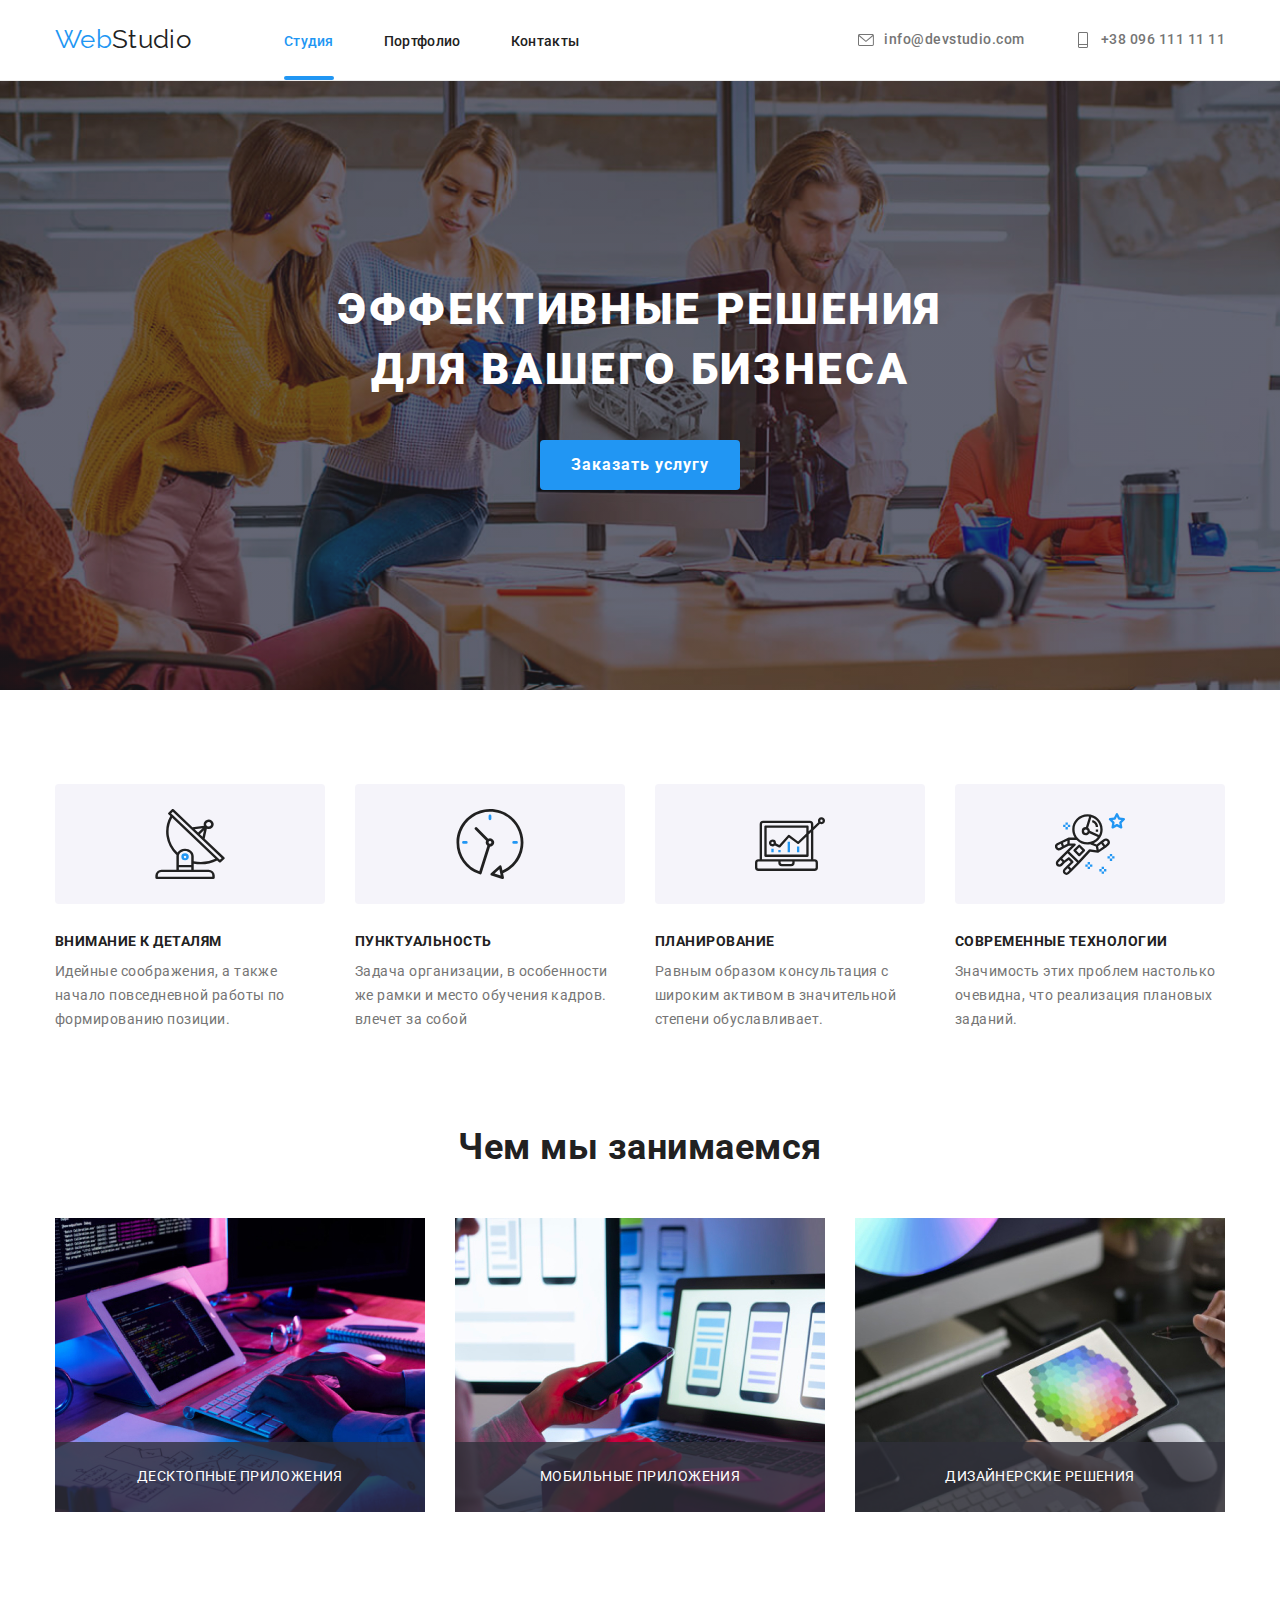
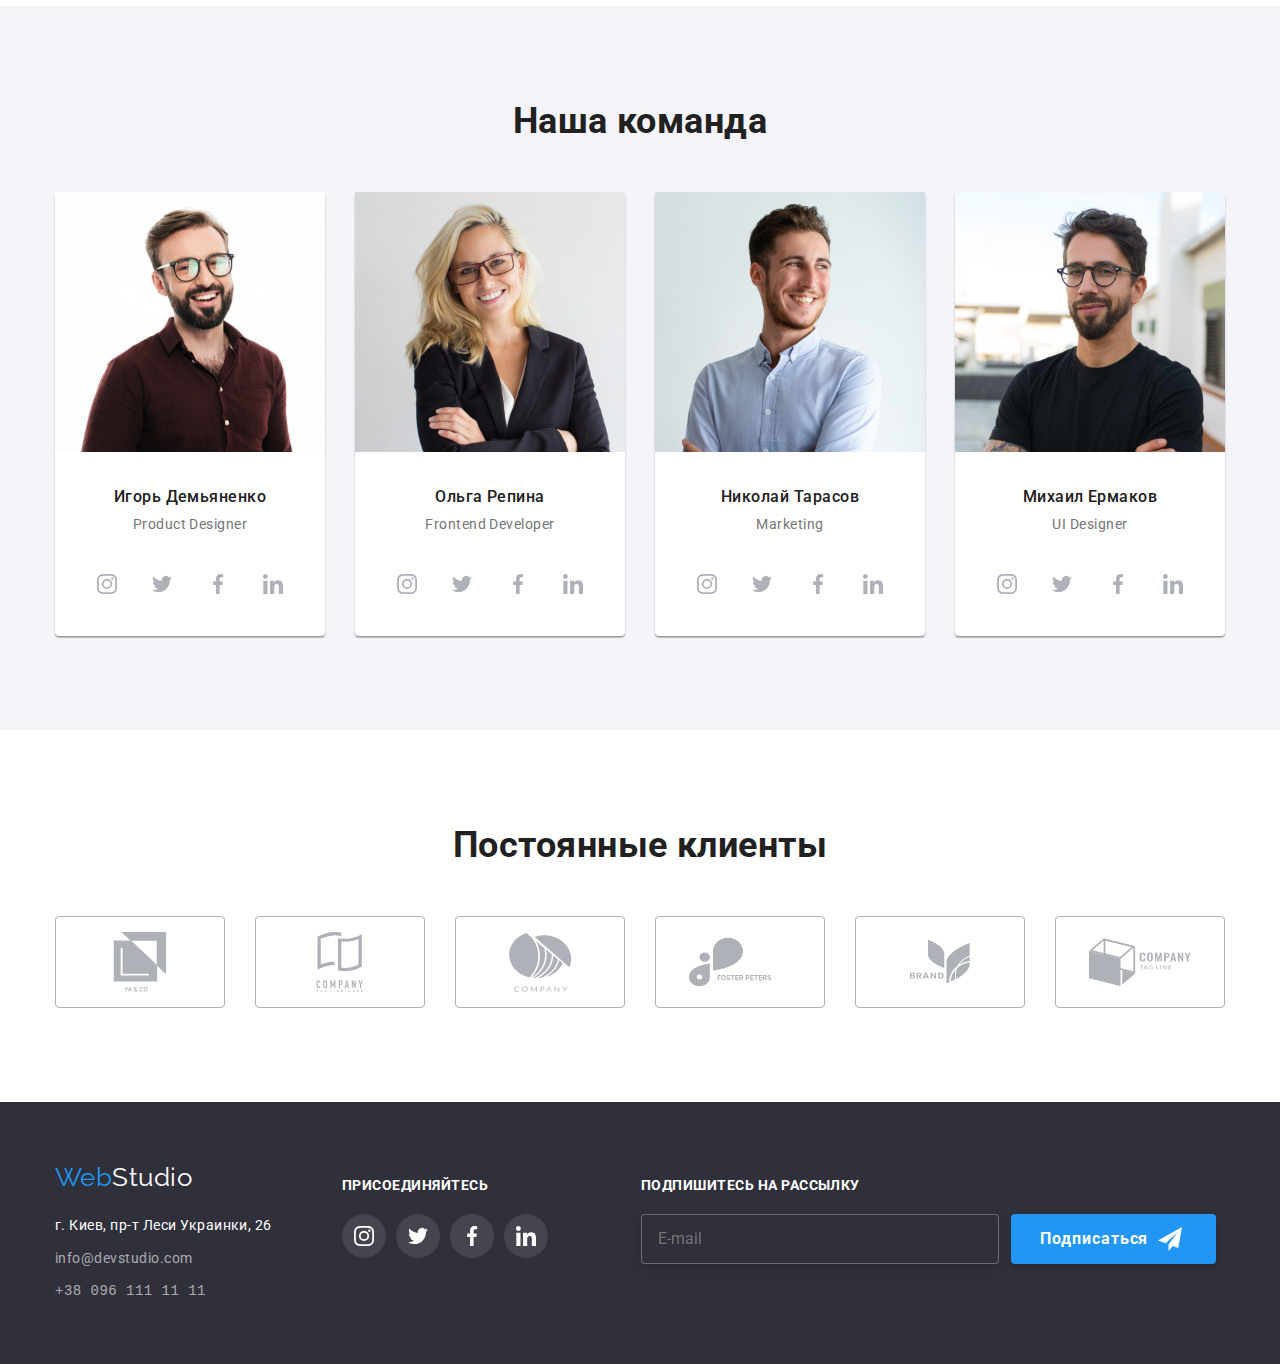
<file: index.html>
<!DOCTYPE html>
<html lang="en">
  <head>
    <meta charset="UTF-8" />
    <meta http-equiv="X-UA-Compatible" content="IE=edge" />
    <meta name="viewport" content="width=device-width, initial-scale=1.0" />
    <link rel="preconnect" href="https://fonts.googleapis.com" />
    <link rel="preconnect" href="https://fonts.gstatic.com" crossorigin />
    <link
      href="https://fonts.googleapis.com/css2?family=Raleway:wght@700&family=Roboto:wght@400;500;700;900&display=swap"
      rel="stylesheet"
    />
    <title>WebStudio</title>
    <link rel="stylesheet" href="./css/main.min.css" />
  </head>
  <body>
    <!--TOP LINE (Header )-->
    <header class="header">
      <div class="container container--header">
        <nav class="header__nav">
          <a
            class="logo"
            href="https://alex-nik-vel.github.io/goit-markup-hw-07/"
          >
            <span class="logo--web">Web</span>Studio
          </a>
          <ul class="list-ul nav-site">
            <li class="nav-site__item">
              <a class="nav-site__link current" href="./index.html">Студия</a>
            </li>
            <li class="nav-site__item">
              <a class="nav-site__link" href="./portfolio.html">Портфолио</a>
            </li>
            <li class="nav-site__item">
              <a class="nav-site__link" href="">Контакты</a>
            </li>
          </ul>
        </nav>
        <div class="nav-contacts list-ul">
          <a class="nav-contacts__mailphone" href="mailto:info@devstudio.com">
            <svg class="nav-contacts__icon">
              <use href="./svg/symbol-defs.svg#icon-letter"></use>
            </svg>
            info@devstudio.com
          </a>
          <a class="nav-contacts__mailphone" href="tel:+38-096-111-11-11">
            <svg class="nav-contacts__icon">
              <use href="./svg/symbol-defs.svg#icon-phone"></use>
            </svg>
            +38 096 111 11 11</a
          >
        </div>
      </div>
    </header>
    <!--MAIN-->
    <main>
      <!-- HERO -->
      <section class="section section-hero">
        <h1 class="title--hero">Эффективные решения для вашего бизнеса</h1>
        <button class="button button-hero" data-modal-open type="button">
          Заказать услугу
        </button>
      </section>
      <!-- MODAL -->
      <div class="backdrop is-hidden" data-modal>
        <div class="modal">
          <button class="button button-close" data-modal-close>
            <svg class="button-close__icon">
              <use href="./svg/symbol-defs.svg#icon-btn-close"></use>
            </svg>
          </button>
          <form class="form">
            <div class="form__field">
              <b class="form__caption"
                >Оставьте свои данные, мы вам перезвоним</b
              >
              <label class="form__label--bottom" for="name">Имя</label>
              <div class="form__label">
                <input class="form__input" type="text" name="name" />
                <svg class="form__icon">
                  <use href="./svg/symbol-defs.svg#icon-user"></use>
                </svg>
              </div>
            </div>
            <div class="form__field">
              <label class="form__label--bottom" for="tel">Телефон</label>
              <div class="form__label">
                <input class="form__input" type="phone" name="phone" />
                <svg class="form__icon">
                  <use href="./svg/symbol-defs.svg#icon-phone2"></use>
                </svg>
              </div>
            </div>
            <div class="form__field">
              <label class="form__label--bottom" for="email">Почта</label>
              <div class="form__label">
                <input class="form__input" type="email" name="email" />
                <svg class="form__icon">
                  <use href="./svg/symbol-defs.svg#icon-letter2"></use>
                </svg>
              </div>
            </div>

            <div class="form__field">
              <label class="form__label--bottom" for="comment">
                Коментарий</label
              >
              <textarea
                class="form__textarea"
                name="comment"
                id="comment"
                cols="30"
                rows="5"
                placeholder="Введите текст"
              ></textarea>
            </div>

            <div class="check">
              <label class="check__label">
                <input class="check__input" type="checkbox" name="" />
                <svg class="check__icon">
                  <use href="./svg/symbol-defs.svg#icon-checkmark"></use>
                </svg>
                <span class="check__text">
                  Соглашаюсь с рассылкой и принимаю
                  <a href=" " class="check__text--agree">Условия договора</a>
                </span>
              </label>
            </div>
            <button class="button button-form" type="submit">Отправить</button>
          </form>
        </div>
      </div>

      <!--specialty (особенности)-->
      <section class="section">
        <div class="container">
          <ul class="list-ul specialty">
            <li class="specialty__item Groupantena">
              <h3 class="title title--specialty">Внимание к деталям</h3>
              <p class="specialty__desc">
                Идейные соображения, а также начало повседневной работы по
                формированию позиции.
              </p>
            </li>
            <li class="specialty__item clock">
              <h3 class="title title--specialty">Пунктуальность</h3>
              <p class="specialty__desc">
                Задача организации, в особенности же рамки и место обучения
                кадров. влечет за собой
              </p>
            </li>
            <li class="specialty__item diagram">
              <h3 class="title title--specialty">Планирование</h3>
              <p class="specialty__desc">
                Равным образом консультация с широким активом в значительной
                степени обуславливает.
              </p>
            </li>
            <li class="specialty__item astronaut">
              <h3 class="title title--specialty">Современные технологии</h3>
              <p class="specialty__desc">
                Значимость этих проблем настолько очевидна, что реализация
                плановых заданий.
              </p>
            </li>
          </ul>
        </div>
      </section>

      <!--What are we doing-->
      <section class="section--do">
        <div class="container">
          <h2 class="title title--do">Чем мы занимаемся</h2>
          <ul class="doing list-ul">
            <li class="doing__item">
              <img
                class="doing__img"
                src="img/our_work/img-1.jpg"
                alt="Пишим код"
                width="370"
                height="294"
              />
              <p class="doing__desc">Десктопные приложения</p>
            </li>
            <li class="doing__item">
              <img
                class="doing__img"
                src="img/our_work/img-2.jpg"
                alt="Синхронизация с тел."
                width="370"
                height="294"
              />
              <p class="doing__desc">Мобильные приложения</p>
            </li>
            <li class="doing__item">
              <img
                class="doing__img"
                src="img/our_work/img-3.jpg"
                alt="палитра цветов"
                width="370"
                height="294"
              />
              <p class="doing__desc">Дизайнерские решения</p>
            </li>
          </ul>
        </div>
      </section>
      <!--our team-->
      <section class="section section--team">
        <div class="container">
          <h2 class="title title--teams">Наша команда</h2>
          <ul class="list-ul">
            <li class="card">
              <img
                src="img/Our_Team/imgIgor.jpg"
                alt="Игорь Демьяненко"
                width="270"
                height="260"
              />
              <div class="card__desk">
                <h3 class="title title--card">Игорь Демьяненко</h3>
                <p class="card__specialization">Product Designer</p>
              </div>
              <!-- socials -->
              <ul class="list-ul socials">
                <li>
                  <a class="socials__link" href="https://www.instagram.com/">
                    <svg class="socials__icon">
                      <use href="./svg/symbol-defs.svg#icon-instagram-2"></use>
                    </svg>
                  </a>
                </li>
                <li>
                  <a class="socials__link" href="https://twitter.com/">
                    <svg class="socials__icon">
                      <use href="./svg/symbol-defs.svg#icon-twitter-1"></use>
                    </svg>
                  </a>
                </li>
                <li>
                  <a class="socials__link" href="https://www.facebook.com/">
                    <svg class="socials__icon">
                      <use href="./svg/symbol-defs.svg#icon-facebook-1"></use>
                    </svg>
                  </a>
                </li>
                <li>
                  <a class="socials__link" href="https://ua.linkedin.com/">
                    <svg class="socials__icon">
                      <use href="./svg/symbol-defs.svg#icon-linkedin-1"></use>
                    </svg>
                  </a>
                </li>
              </ul>
            </li>
            <li class="card">
              <img
                src="img/Our_Team/imgOlga.jpg"
                alt="Ольга Репина"
                width="270"
                height="260"
              />
              <div class="card__desk">
                <h3 class="title title--card">Ольга Репина</h3>
                <p class="card__specialization">Frontend Developer</p>
              </div>
              <ul class="list-ul socials">
                <li>
                  <a class="socials__link" href="https://www.instagram.com/">
                    <svg class="socials__icon">
                      <use href="./svg/symbol-defs.svg#icon-instagram-2"></use>
                    </svg>
                  </a>
                </li>
                <li>
                  <a class="socials__link" href="https://twitter.com/">
                    <svg class="socials__icon">
                      <use href="./svg/symbol-defs.svg#icon-twitter-1"></use>
                    </svg>
                  </a>
                </li>
                <li>
                  <a class="socials__link" href="https://www.facebook.com/">
                    <svg class="socials__icon">
                      <use href="./svg/symbol-defs.svg#icon-facebook-1"></use>
                    </svg>
                  </a>
                </li>
                <li>
                  <a class="socials__link" href="https://ua.linkedin.com/">
                    <svg class="socials__icon">
                      <use href="./svg/symbol-defs.svg#icon-linkedin-1"></use>
                    </svg>
                  </a>
                </li>
              </ul>
            </li>

            <li class="card">
              <img
                src="img/Our_Team/imgHikola.jpg"
                alt="Николай Тарасов"
                width="270"
                height="260"
              />
              <div class="card__desk">
                <h3 class="title title--card">Николай Тарасов</h3>
                <p class="card__specialization">Marketing</p>
              </div>
              <ul class="list-ul socials">
                <li>
                  <a class="socials__link" href="https://www.instagram.com/">
                    <svg class="socials__icon">
                      <use href="./svg/symbol-defs.svg#icon-instagram-2"></use>
                    </svg>
                  </a>
                </li>
                <li>
                  <a class="socials__link" href="https://twitter.com/">
                    <svg class="socials__icon">
                      <use href="./svg/symbol-defs.svg#icon-twitter-1"></use>
                    </svg>
                  </a>
                </li>
                <li>
                  <a class="socials__link" href="https://www.facebook.com/">
                    <svg class="socials__icon">
                      <use href="./svg/symbol-defs.svg#icon-facebook-1"></use>
                    </svg>
                  </a>
                </li>
                <li>
                  <a class="socials__link" href="https://ua.linkedin.com/">
                    <svg class="socials__icon">
                      <use href="./svg/symbol-defs.svg#icon-linkedin-1"></use>
                    </svg>
                  </a>
                </li>
              </ul>
            </li>

            <li class="card">
              <img
                src="img/Our_Team/imgMikl.jpg"
                alt="Михаил Ермаков"
                width="270"
                height="260"
              />
              <div class="card__desk">
                <h3 class="title title--card">Михаил Ермаков</h3>
                <p class="card__specialization">UI Designer</p>
              </div>
              <ul class="list-ul socials">
                <li>
                  <a class="socials__link" href="https://www.instagram.com/">
                    <svg class="socials__icon">
                      <use href="./svg/symbol-defs.svg#icon-instagram-2"></use>
                    </svg>
                  </a>
                </li>
                <li>
                  <a class="socials__link" href="https://twitter.com/">
                    <svg class="socials__icon">
                      <use href="./svg/symbol-defs.svg#icon-twitter-1"></use>
                    </svg>
                  </a>
                </li>
                <li>
                  <a class="socials__link" href="https://www.facebook.com/">
                    <svg class="socials__icon">
                      <use href="./svg/symbol-defs.svg#icon-facebook-1"></use>
                    </svg>
                  </a>
                </li>
                <li>
                  <a class="socials__link" href="https://ua.linkedin.com/">
                    <svg class="socials__icon" height="20" width="20">
                      <use href="./svg/symbol-defs.svg#icon-linkedin-1"></use>
                    </svg>
                  </a>
                </li>
              </ul>
            </li>
          </ul>
        </div>
      </section>
      <!-- ___section clients___ -->
      <section class="section">
        <div class="container">
          <h2 class="title title--client">Постоянные клиенты</h2>
          <ul class="list-ul client">
            <li>
              <a class="client__link" href="">
                <svg class="client__icon" height="60" width="102">
                  <use href="./svg/symbol-defs.svg#icon-ya-co"></use>
                </svg>
              </a>
            </li>
            <li>
              <a class="client__link" href=" ">
                <svg class="client__icon" height="60" width="102">
                  <use href="./svg/symbol-defs.svg#icon-company-1"></use>
                </svg>
              </a>
            </li>
            <li>
              <a class="client__link" href="">
                <svg class="client__icon" height="60" width="102">
                  <use href="./svg/symbol-defs.svg#icon-company-2"></use>
                </svg>
              </a>
            </li>
            <li>
              <a class="client__link" href="">
                <svg class="client__icon" height="60" width="102">
                  <use href="./svg/symbol-defs.svg#icon-company-3"></use>
                </svg>
              </a>
            </li>
            <li>
              <a class="client__link" href="">
                <svg class="client__icon" height="60" width="102">
                  <use href="./svg/symbol-defs.svg#icon-brand"></use>
                </svg>
              </a>
            </li>
            <li>
              <a class="client__link" href="">
                <svg class="client__icon" height="60" width="102">
                  <use href="./svg/symbol-defs.svg#icon-company-4"></use>
                </svg>
              </a>
            </li>
          </ul>
        </div>
      </section>
    </main>
    <!--FOOTER-->
    <footer class="footer">
      <div class="container container--footer">
        <div class="footer__addres">
          <a
            class="logo logo--footer"
            href="https://alex-nik-vel.github.io/goit-markup-hw-07/"
          >
            <span class="logo--web">Web</span>Studio
          </a>
          <address class="footer__addres">
            <p class="footer__addres--p">г. Киев, пр-т Леси Украинки, 26</p>
            <a class="footer__contacts" href="mailto:info@devstudio.com"
              >info@devstudio.com</a
            >
            <a class="footer__contacts" href="tel:+38-096-111-11-11">
              <pre class="footer__contacts--phone">+38 096 111 11 11</pre>
            </a>
          </address>
        </div>
        <!-- socials @ form -->
        <div class="footer__socials-form">
          <div class="footer__socials">
            <h4 class="footer__subtitle">Присоединяйтесь</h4>
            <ul class="list-ul socials--footer">
              <li>
                <a
                  class="socials__link socials__link-foot"
                  href="https://www.instagram.com/"
                >
                  <svg class="socials__icon socials__icon--white">
                    <use href="./svg/symbol-defs.svg#icon-instagram-2"></use>
                  </svg>
                </a>
              </li>
              <li>
                <a
                  class="socials__link socials__link-foot"
                  href="https://twitter.com/"
                >
                  <svg class="socials__icon socials__icon--white">
                    <use href="./svg/symbol-defs.svg#icon-twitter-1"></use>
                  </svg>
                </a>
              </li>
              <li>
                <a
                  class="socials__link socials__link-foot"
                  href="https://www.facebook.com/"
                >
                  <svg class="socials__icon socials__icon--white">
                    <use href="./svg/symbol-defs.svg#icon-facebook-1"></use>
                  </svg>
                </a>
              </li>
              <li>
                <a
                  class="socials__link socials__link-foot"
                  href="https://ua.linkedin.com/"
                >
                  <svg class="socials__icon socials__icon--white">
                    <use href="./svg/symbol-defs.svg#icon-linkedin-1"></use>
                  </svg>
                </a>
              </li>
            </ul>
          </div>
          <!-- footer form -->
          <form name="mailing" autocomplete="on" novalidate>
            <div class="footer__form">
              <h4 class="footer__subtitle">Подпишитесь на рассылку</h4>
              <label class="footer__mailing">
                <input
                  class="footer__input"
                  type="mail"
                  name="email"
                  placeholder="E-mail"
                />
                <button class="button button-mailing" type="submit">
                  Подписаться
                </button>
              </label>
            </div>
          </form>
        </div>
      </div>
    </footer>
    <script src="./js/modal.js"></script>
  </body>
</html>
</file>
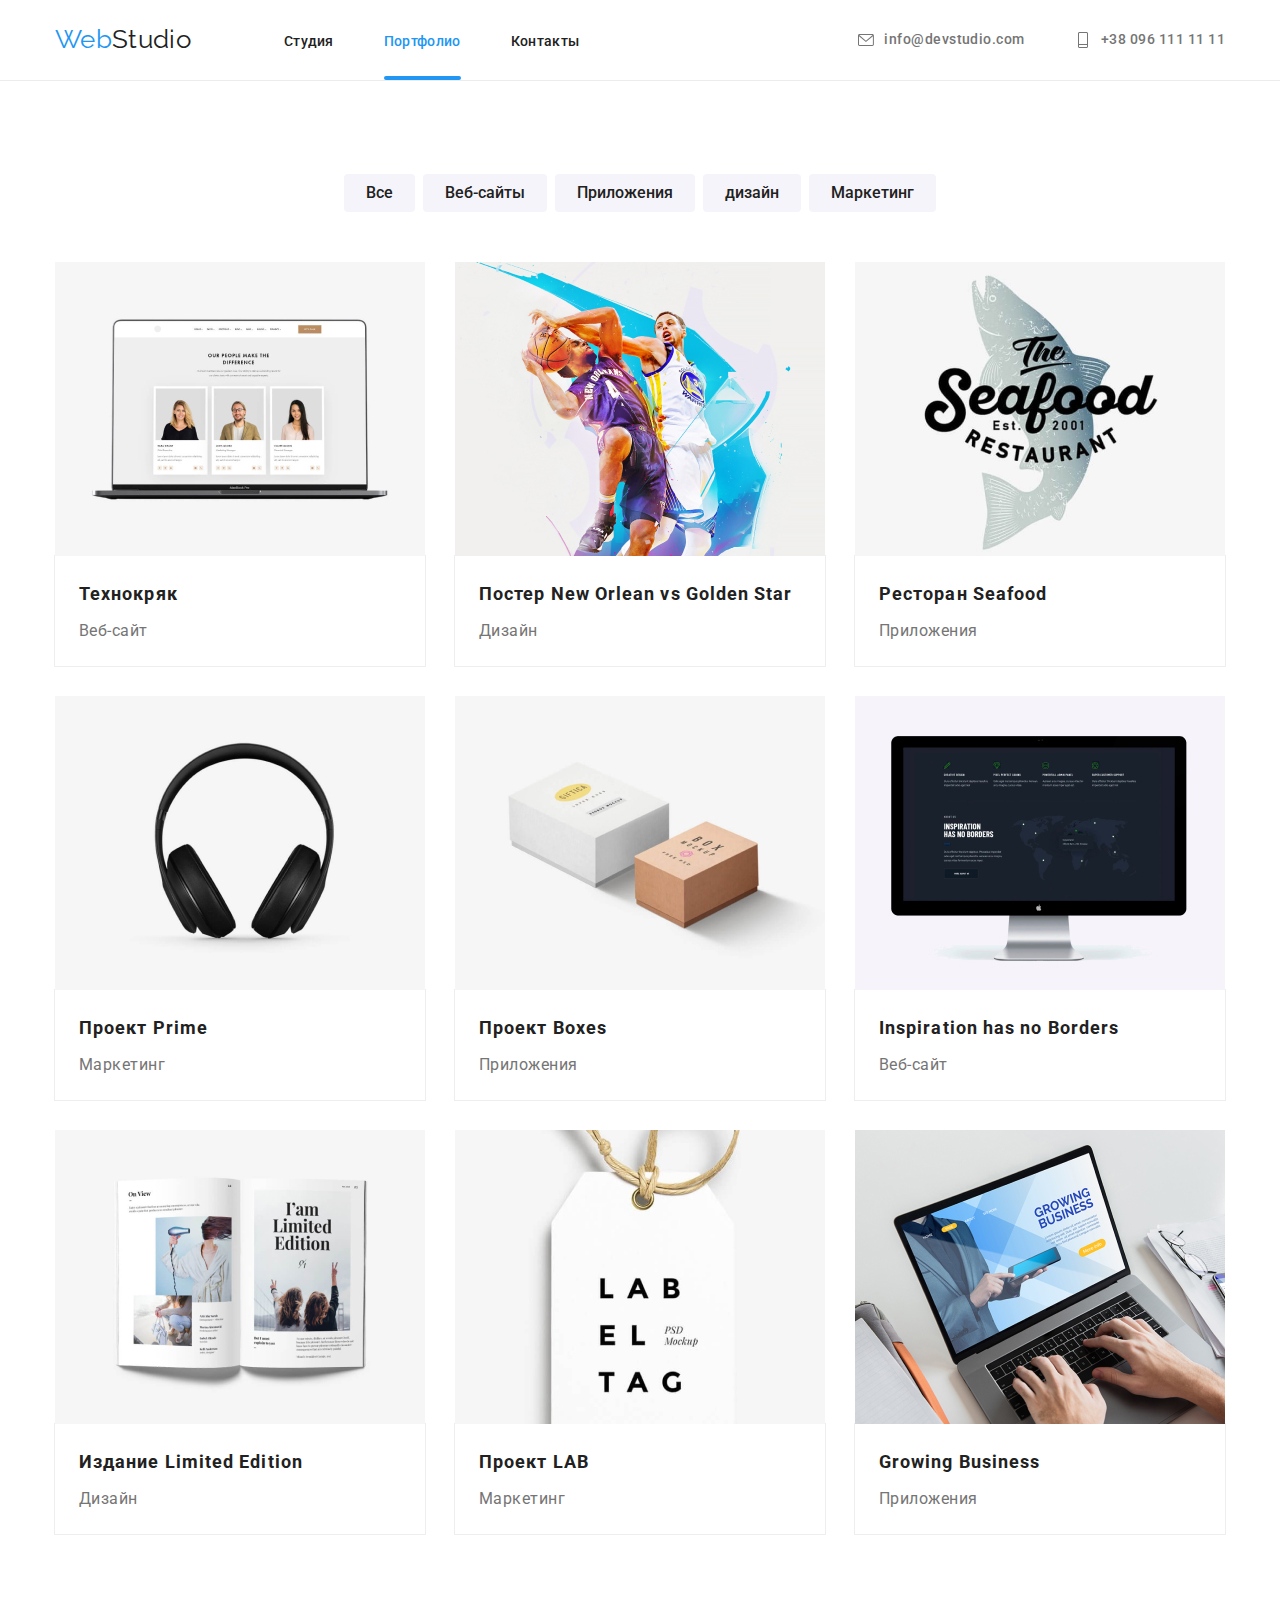
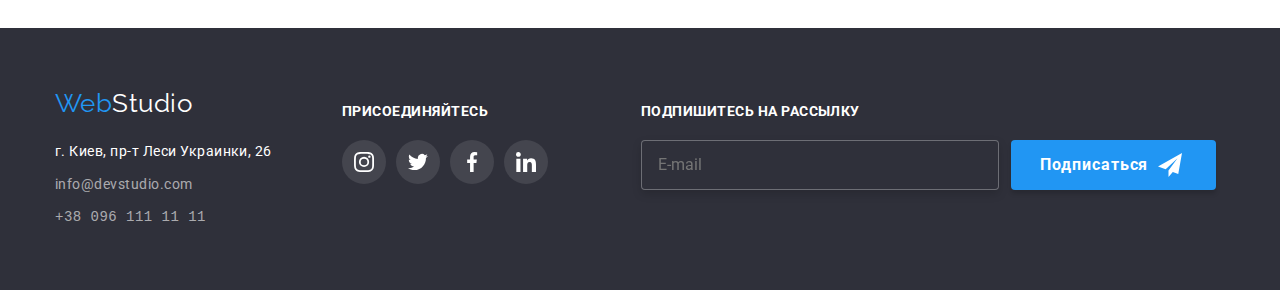
<file: portfolio.html>
<!DOCTYPE html>
<html lang="en">
  <head>
    <meta charset="UTF-8" />
    <meta http-equiv="X-UA-Compatible" content="IE=edge" />
    <meta name="viewport" content="width=device-width, initial-scale=1.0" />
    <link rel="preconnect" href="https://fonts.googleapis.com" />
    <link rel="preconnect" href="https://fonts.gstatic.com" crossorigin />
    <link
      href="https://fonts.googleapis.com/css2?family=Raleway:wght@700&family=Roboto:wght@400;500;700;900&display=swap"
      rel="stylesheet"
    />
    <title>PortfolioW</title>
    <link rel="stylesheet" href="./css/main.min.css" />
  </head>
  <body>
    <!-- HEADER -->
    <header class="header">
      <div class="container container--header">
        <nav class="header__nav">
          <a
            class="logo"
            href="https://alex-nik-vel.github.io/goit-markup-hw-07/"
          >
            <span class="logo--web">Web</span>Studio
          </a>
          <ul class="list-ul nav-site">
            <li class="nav-site__item">
              <a class="nav-site__link" href="./index.html">Студия</a>
            </li>
            <li class="nav-site__item">
              <a class="nav-site__link current" href="./portfolio.html"
                >Портфолио</a
              >
            </li>
            <li class="nav-site__item">
              <a class="nav-site__link" href="">Контакты</a>
            </li>
          </ul>
        </nav>
        <div class="nav-contacts list-ul">
          <a class="nav-contacts__mailphone" href="mailto:info@devstudio.com">
            <svg class="nav-contacts__icon">
              <use href="./svg/symbol-defs.svg#icon-letter"></use>
            </svg>
            info@devstudio.com
          </a>
          <a class="nav-contacts__mailphone" href="tel:+38-096-111-11-11">
            <svg class="nav-contacts__icon">
              <use href="./svg/symbol-defs.svg#icon-phone"></use>
            </svg>
            +38 096 111 11 11</a
          >
        </div>
      </div>
    </header>
    <!-- main porfolio -->
    <main>
      <section class="section">
        <div class="container">
          <!-- lot of booton -->
          <ul class="list-ul btn-portfolio">
            <li class="btn-portfolio__items">
              <button class="button button-portfolio" type="button">Все</button>
            </li>

            <li class="btn-portfolio__items">
              <button class="button button-portfolio" type="button">
                Веб-сайты
              </button>
            </li>
            <li class="btn-portfolio__items">
              <button class="button button-portfolio" type="button">
                Приложения
              </button>
            </li>
            <li class="btn-portfolio__items">
              <button class="button button-portfolio" type="button">
                дизайн
              </button>
            </li>
            <li class="btn-portfolio__items">
              <button class="button button-portfolio" type="button">
                Маркетинг
              </button>
            </li>
          </ul>
          <!-- section portfolio -->
          <ul class="list-ul portfolio">
            <li class="portfolio__item">
              <div class="portfolio__popup">
                <img
                  class="portfolio__img"
                  src="./img/porfolio/imgTechnocrack.jpg"
                  alt="Технокряк"
                  width="370"
                />
                <div class="portfolio__overlay">
                  <p>
                    Ресурс предлагает комплексные предложения с разным уровнем
                    функционала и сервисов. Все это позволит посетителю получить
                    исчерпывающие сведения о компании или частном лице.
                  </p>
                </div>
              </div>

              <div class="portfolio__specific">
                <h2 class="title title--portfolio">Технокряк</h2>
                <p class="portfolio__desc">Веб-сайт</p>
              </div>
            </li>
            <li class="portfolio__item">
              <div class="portfolio__popup">
                <img
                  class="portfolio__img"
                  src="./img/porfolio/imgPoster.jpg"
                  alt="Технокряк"
                  width="370"
                />
                <div class="portfolio__overlay">
                  <p>
                    Ресурс предлагает комплексные предложения с разным уровнем
                    функционала и сервисов. Все это позволит посетителю получить
                    исчерпывающие сведения о компании или частном лице.
                  </p>
                </div>
              </div>

              <div class="portfolio__specific">
                <h2 class="title title--portfolio">
                  Постер New Orlean vs Golden Star
                </h2>
                <p class="portfolio__desc">Дизайн</p>
              </div>
            </li>
            <li class="portfolio__item">
              <div class="portfolio__popup">
                <img
                  class="portfolio__img"
                  src="./img/porfolio/imgRestoran.jpg"
                  alt="Технокряк"
                  width="370"
                />
                <div class="portfolio__overlay">
                  <p>
                    Ресурс предлагает комплексные предложения с разным уровнем
                    функционала и сервисов. Все это позволит посетителю получить
                    исчерпывающие сведения о компании или частном лице.
                  </p>
                </div>
              </div>

              <div class="portfolio__specific">
                <h2 class="title title--portfolio">Ресторан Seafood</h2>
                <p class="portfolio__desc">Приложения</p>
              </div>
            </li>
            <li class="portfolio__item">
              <div class="portfolio__popup">
                <img
                  class="portfolio__img"
                  src="./img/porfolio/imgProjectPrime.jpg"
                  alt="Технокряк"
                  width="370"
                />
                <div class="portfolio__overlay">
                  <p>
                    Ресурс предлагает комплексные предложения с разным уровнем
                    функционала и сервисов. Все это позволит посетителю получить
                    исчерпывающие сведения о компании или частном лице.
                  </p>
                </div>
              </div>

              <div class="portfolio__specific">
                <h2 class="title title--portfolio">Проект Prime</h2>
                <p class="portfolio__desc">Маркетинг</p>
              </div>
            </li>
            <li class="portfolio__item">
              <div class="portfolio__popup">
                <img
                  class="portfolio__img"
                  src="./img/porfolio/imgProjectBoxes.jpg"
                  alt="Технокряк"
                  width="370"
                />
                <div class="portfolio__overlay">
                  <p>
                    Ресурс предлагает комплексные предложения с разным уровнем
                    функционала и сервисов. Все это позволит посетителю получить
                    исчерпывающие сведения о компании или частном лице.
                  </p>
                </div>
              </div>

              <div class="portfolio__specific">
                <h2 class="title title--portfolio">Проект Boxes</h2>
                <p class="portfolio__desc">Приложения</p>
              </div>
            </li>

            <li class="portfolio__item">
              <div class="portfolio__popup">
                <img
                  class="portfolio__img"
                  src="./img/porfolio/imgBorders.jpg"
                  alt="Технокряк"
                  width="370"
                />
                <div class="portfolio__overlay">
                  <p>
                    Ресурс предлагает комплексные предложения с разным уровнем
                    функционала и сервисов. Все это позволит посетителю получить
                    исчерпывающие сведения о компании или частном лице.
                  </p>
                </div>
              </div>

              <div class="portfolio__specific">
                <h2 class="title title--portfolio">
                  Inspiration has no Borders
                </h2>
                <p class="portfolio__desc">Веб-сайт</p>
              </div>
            </li>

            <li class="portfolio__item">
              <div class="portfolio__popup">
                <img
                  class="portfolio__img"
                  src="./img/porfolio/imgmagazine.jpg"
                  alt="Технокряк"
                  width="370"
                />
                <div class="portfolio__overlay">
                  <p>
                    Ресурс предлагает комплексные предложения с разным уровнем
                    функционала и сервисов. Все это позволит посетителю получить
                    исчерпывающие сведения о компании или частном лице.
                  </p>
                </div>
              </div>

              <div class="portfolio__specific">
                <h2 class="title title--portfolio">Издание Limited Edition</h2>
                <p class="portfolio__desc">Дизайн</p>
              </div>
            </li>

            <li class="portfolio__item">
              <div class="portfolio__popup">
                <img
                  class="portfolio__img"
                  src="./img/porfolio/imgLabel.jpg"
                  alt="Технокряк"
                  width="370"
                />
                <div class="portfolio__overlay">
                  <p>
                    Ресурс предлагает комплексные предложения с разным уровнем
                    функционала и сервисов. Все это позволит посетителю получить
                    исчерпывающие сведения о компании или частном лице.
                  </p>
                </div>
              </div>

              <div class="portfolio__specific">
                <h2 class="title title--portfolio">Проект LAB</h2>
                <p class="portfolio__desc">Маркетинг</p>
              </div>
            </li>

            <li class="portfolio__item">
              <div class="portfolio__popup">
                <img
                  class="portfolio__img"
                  src="./img/porfolio/imgBusiness.jpg"
                  alt="Технокряк"
                  width="370"
                />
                <div class="portfolio__overlay">
                  <p>
                    Ресурс предлагает комплексные предложения с разным уровнем
                    функционала и сервисов. Все это позволит посетителю получить
                    исчерпывающие сведения о компании или частном лице.
                  </p>
                </div>
              </div>

              <div class="portfolio__specific">
                <h2 class="title title--portfolio">Growing Business</h2>
                <p class="portfolio__desc">Приложения</p>
              </div>
            </li>
          </ul>
        </div>
      </section>
    </main>
    <!--FOOTER-->
    <footer class="footer">
      <div class="container container--footer">
        <div class="footer__addres">
          <a
            class="logo logo--footer"
            href="https://alex-nik-vel.github.io/goit-markup-hw-06/"
          >
            <span class="logo--web">Web</span>Studio
          </a>
          <address class="footer__addres">
            <p class="footer__addres--p">г. Киев, пр-т Леси Украинки, 26</p>
            <a class="footer__contacts" href="mailto:info@devstudio.com"
              >info@devstudio.com</a
            >
            <a class="footer__contacts" href="tel:+38-096-111-11-11">
              <pre class="footer__contacts--phone">+38 096 111 11 11</pre>
            </a>
          </address>
        </div>
        <!-- socials @ form -->
        <div class="footer__socials-form">
          <div class="footer__socials">
            <h4 class="footer__subtitle">Присоединяйтесь</h4>
            <ul class="list-ul socials--footer">
              <li>
                <a
                  class="socials__link socials__link-foot"
                  href="https://www.instagram.com/"
                >
                  <svg class="socials__icon socials__icon--white">
                    <use href="./svg/symbol-defs.svg#icon-instagram-2"></use>
                  </svg>
                </a>
              </li>
              <li>
                <a
                  class="socials__link socials__link-foot"
                  href="https://twitter.com/"
                >
                  <svg class="socials__icon socials__icon--white">
                    <use href="./svg/symbol-defs.svg#icon-twitter-1"></use>
                  </svg>
                </a>
              </li>
              <li>
                <a
                  class="socials__link socials__link-foot"
                  href="https://www.facebook.com/"
                >
                  <svg class="socials__icon socials__icon--white">
                    <use href="./svg/symbol-defs.svg#icon-facebook-1"></use>
                  </svg>
                </a>
              </li>
              <li>
                <a
                  class="socials__link socials__link-foot"
                  href="https://ua.linkedin.com/"
                >
                  <svg class="socials__icon socials__icon--white">
                    <use href="./svg/symbol-defs.svg#icon-linkedin-1"></use>
                  </svg>
                </a>
              </li>
            </ul>
          </div>
          <!-- footer form -->
          <form name="mailing" autocomplete="on" novalidate>
            <div class="footer__form">
              <h4 class="footer__subtitle">Подпишитесь на рассылку</h4>
              <label class="footer__mailing">
                <input
                  class="footer__input"
                  type="mail"
                  name="email"
                  placeholder="E-mail"
                />
                <button class="button button-mailing" type="submit">
                  Подписаться
                </button>
              </label>
            </div>
          </form>
        </div>
      </div>
    </footer>
  </body>
</html>
</file>
<file: css/main.min.css>
/*! modern-normalize v1.1.0 | MIT License | https://github.com/sindresorhus/modern-normalize */*,::before,::after{-webkit-box-sizing:border-box;box-sizing:border-box}html{line-height:1.15;-webkit-text-size-adjust:100%;-moz-tab-size:4;-o-tab-size:4;tab-size:4}body{margin:0;font-family:system-ui,-apple-system,"Segoe UI",Roboto,Helvetica,Arial,sans-serif,"Apple Color Emoji","Segoe UI Emoji"}hr{height:0;color:inherit}abbr[title]{-webkit-text-decoration:underline dotted;text-decoration:underline dotted}b,strong{font-weight:bolder}code,kbd,samp,pre{font-family:ui-monospace,SFMono-Regular,Consolas,"Liberation Mono",Menlo,monospace;font-size:1em}small{font-size:80%}sub,sup{font-size:75%;line-height:0;position:relative;vertical-align:baseline}sub{bottom:-0.25em}sup{top:-0.5em}table{text-indent:0;border-color:inherit}button,input,optgroup,select,textarea{font-family:inherit;font-size:100%;line-height:1.15;margin:0}button,select{text-transform:none}button,[type=button],[type=reset],[type=submit]{-webkit-appearance:button}::-moz-focus-inner{border-style:none;padding:0}:-moz-focusring{outline:1px dotted ButtonText}:-moz-ui-invalid{box-shadow:none}legend{padding:0}progress{vertical-align:baseline}::-webkit-inner-spin-button,::-webkit-outer-spin-button{height:auto}[type=search]{-webkit-appearance:textfield;outline-offset:-2px}::-webkit-search-decoration{-webkit-appearance:none}::-webkit-file-upload-button{-webkit-appearance:button;font:inherit}summary{display:list-item}.container{margin-left:auto;margin-right:auto;width:1200px;padding-left:15px;padding-right:15px}.container--footer,.container--header{display:-webkit-box;display:-ms-flexbox;display:flex;-webkit-box-align:center;-ms-flex-align:center;align-items:center}.section{padding-top:94px;padding-bottom:94px}.section-hero{margin-left:auto;margin-right:auto;padding-top:200px;padding-bottom:200px;margin-top:0;max-width:1600px;min-height:600px;background-image:-webkit-gradient(linear, left top, right top, from(rgba(47, 48, 58, 0.4)), to(rgba(47, 48, 58, 0.4))),url(../img/hero/hero-fon.jpg);background-image:linear-gradient(to right, rgba(47, 48, 58, 0.4), rgba(47, 48, 58, 0.4)),url(../img/hero/hero-fon.jpg);background-repeat:no-repeat;background-position:center;background-size:cover;background-color:#2f303a;color:#fff;text-align:center}.section--do{padding-bottom:94px}.section--team{background-color:#f5f4fa}body{margin-left:auto;margin-right:auto;font-family:"roboto",sans-serif;background-color:#fff;color:#757575;letter-spacing:.03em}.list-ul{list-style:none;padding:0;margin:0;display:-webkit-box;display:-ms-flexbox;display:flex}h1,h2,h3,h4,h5,h6,p{margin:0}.title{color:#212121}.title--hero{margin-top:0;margin-bottom:40px;margin-left:auto;margin-right:auto;font-weight:900;font-size:44px;line-height:1.36;text-align:center;letter-spacing:.06em;text-transform:uppercase;height:120px;width:696px;left:452px;top:280px}.title--specialty{padding-bottom:10px;font-size:14px;line-height:1.14;text-transform:uppercase}.title--do,.title--teams,.title--client{font-size:36px;line-height:1.17;text-align:center;margin-top:0;margin-bottom:50px}.title--card{margin-bottom:10px;font-weight:500;font-size:16px;line-height:1.19;text-align:center}.title--portfolio{padding-bottom:4px;font-weight:700;font-size:18px;line-height:2;letter-spacing:.06em}.logo{display:-webkit-box;display:-ms-flexbox;display:flex;padding-top:24px;padding-bottom:25px;color:#212121;font-family:"Raleway";font-size:26px;line-height:1.2;text-decoration:none}.logo--web{color:#2196f3}.logo--footer{display:inline-block;color:#fff;padding:0;margin:0}.header{outline:solid #ececec 1px}.header__nav{display:-webkit-box;display:-ms-flexbox;display:flex;-webkit-box-align:center;-ms-flex-align:center;align-items:center;letter-spacing:.02em;text-decoration:none}.nav-site{display:-webkit-box;display:-ms-flexbox;display:flex;margin-left:93px}.nav-site__item{position:relative;width:100%;height:48px;margin-top:32px}.nav-site__item+.nav-site__item{margin-left:50px}.nav-contacts__mailphone,.nav-site__link{color:#212121;font-weight:500;font-size:14px;line-height:1.14;text-decoration:none;-webkit-transition:color 250ms cubic-bezier(0.4, 0, 0.2, 1);transition:color 250ms cubic-bezier(0.4, 0, 0.2, 1)}.nav-site__link:hover,.nav-site__link:focus{color:#2196f3}.nav-site__link.current{color:#2196f3}.nav-site__link.current::after,.nav-site__link:hover::after{position:absolute;display:block;bottom:0;content:" ";width:100%;height:4px;background-color:#2196f3;border-radius:2px}.nav-contacts{display:-webkit-box;display:-ms-flexbox;display:flex;margin-left:auto;fill:#757575}.nav-contacts__mailphone{display:-webkit-box;display:-ms-flexbox;display:flex;color:#757575;-webkit-transition:color 250ms cubic-bezier(0.4, 0, 0.2, 1);transition:color 250ms cubic-bezier(0.4, 0, 0.2, 1)}.nav-contacts__mailphone:not(:last-child){margin-right:50px}.nav-contacts__icon{padding:0;display:inline;margin-right:10px;width:16px;height:16px;background-size:contain;-webkit-transition:fill 250ms cubic-bezier(0.4, 0, 0.2, 1);transition:fill 250ms cubic-bezier(0.4, 0, 0.2, 1)}.nav-contacts__mailphone:hover,.nav-contacts__icon:hover,.nav-contacts__mailphone:focus,.nav-contacts__icon:focus{color:#2196f3;fill:#2196f3}.button{-webkit-box-align:center;-ms-flex-align:center;align-items:center;text-align:center;cursor:pointer;font-weight:700;font-size:16px;font-family:inherit;line-height:1.88;background-color:#2196f3;border-radius:4px;border:0;outline:none}.button-hero{height:50px;min-width:200px;color:#fff;cursor:pointer;font-family:inherit;letter-spacing:.06em;-webkit-transition:background-color 250ms cubic-bezier(0.4, 0, 0.2, 1),color 250ms cubic-bezier(0.4, 0, 0.2, 1);transition:background-color 250ms cubic-bezier(0.4, 0, 0.2, 1),color 250ms cubic-bezier(0.4, 0, 0.2, 1)}.button-hero:hover,.button-hero:focus{background-color:#f5f4fa;color:#212121}.button-close{display:-webkit-box;display:-ms-flexbox;display:flex;-webkit-box-pack:center;-ms-flex-pack:center;justify-content:center;position:fixed;top:8px;right:8px;width:30px;height:30px;color:#212121;background-color:#fff;border:1px solid rgba(0,0,0,.1);border-radius:50%;-webkit-transition:color 250ms cubic-bezier(0.4, 0, 0.2, 1);transition:color 250ms cubic-bezier(0.4, 0, 0.2, 1)}.button-close:hover,.button-close:focus{color:#2196f3}.button-close__icon{height:11px;width:11px;fill:currentColor}.button-form{display:-webkit-box;display:-ms-flexbox;display:flex;margin-left:auto;margin-right:auto;margin-top:30px;margin-bottom:0;padding:10px 55px 10px 56px;letter-spacing:.06em;color:#fff;-webkit-box-shadow:0px 4px 4px rgba(0,0,0,.15);box-shadow:0px 4px 4px rgba(0,0,0,.15)}.btn-portfolio{display:-webkit-box;display:-ms-flexbox;display:flex;-webkit-box-pack:center;-ms-flex-pack:center;justify-content:center;margin-top:0;margin-bottom:50px}.btn-portfolio__items+.btn-portfolio__items{margin-left:8px}.button-portfolio{padding:6px 22px;font-family:inherit;background-color:#f5f4fa;color:#212121;font-weight:500;line-height:1.6;-webkit-transition:background-color 250ms cubic-bezier(0.4, 0, 0.2, 1),color 250ms cubic-bezier(0.4, 0, 0.2, 1),-webkit-box-shadow 250ms cubic-bezier(0.4, 0, 0.2, 1);transition:background-color 250ms cubic-bezier(0.4, 0, 0.2, 1),color 250ms cubic-bezier(0.4, 0, 0.2, 1),-webkit-box-shadow 250ms cubic-bezier(0.4, 0, 0.2, 1);transition:background-color 250ms cubic-bezier(0.4, 0, 0.2, 1),color 250ms cubic-bezier(0.4, 0, 0.2, 1),box-shadow 250ms cubic-bezier(0.4, 0, 0.2, 1);transition:background-color 250ms cubic-bezier(0.4, 0, 0.2, 1),color 250ms cubic-bezier(0.4, 0, 0.2, 1),box-shadow 250ms cubic-bezier(0.4, 0, 0.2, 1),-webkit-box-shadow 250ms cubic-bezier(0.4, 0, 0.2, 1)}.button-portfolio:hover,.button-portfolio:focus{background-color:#2196f3;color:#fff;cursor:pointer;-webkit-box-shadow:0px 3px 1px rgba(0,0,0,.1),0px 1px 2px rgba(0,0,0,.08),0px 2px 2px rgba(0,0,0,.12);box-shadow:0px 3px 1px rgba(0,0,0,.1),0px 1px 2px rgba(0,0,0,.08),0px 2px 2px rgba(0,0,0,.12)}.button-mailing{display:-webkit-box;display:-ms-flexbox;display:flex;margin-left:12px;margin-right:0;padding-top:10px;padding-bottom:10px;padding-left:29px;letter-spacing:.06em;color:#fff;-webkit-box-shadow:0px 4px 4px rgba(0,0,0,.15);box-shadow:0px 4px 4px rgba(0,0,0,.15)}.button-mailing::after{display:-webkit-inline-box;display:-ms-inline-flexbox;display:inline-flex;content:" ";height:24px;width:24px;margin-left:10px;margin-right:28px;background-image:url(../svg/Icon/Telegram.svg);background-size:contain}.backdrop{position:fixed;top:0;left:0;height:100%;width:100%;background:rgba(0,0,0,.2);opacity:1;-webkit-transition:opacity 250ms cubic-bezier(0.4, 0, 0.2, 1);transition:opacity 250ms cubic-bezier(0.4, 0, 0.2, 1);z-index:3}.backdrop.is-hidden{display:none;opacity:0;visibility:collapse;pointer-events:none}.backdrop.is-hidden .modal{-webkit-transform:translate(-50%, -50%) scale(0) 250ms;transform:translate(-50%, -50%) scale(0) 250ms}.modal{position:absolute;top:50%;left:50%;width:528px;background-color:#fff;-webkit-box-shadow:0px 1px 3px rgba(0,0,0,.12),0px 1px 1px rgba(0,0,0,.14),0px 2px 1px rgba(0,0,0,.2);box-shadow:0px 1px 3px rgba(0,0,0,.12),0px 1px 1px rgba(0,0,0,.14),0px 2px 1px rgba(0,0,0,.2);border-radius:4px;-webkit-transform:translate(-50%, -50%) scale(1);transform:translate(-50%, -50%) scale(1);-webkit-transition:-webkit-transform 250ms cubic-bezier(0.4, 0, 0.2, 1);transition:-webkit-transform 250ms cubic-bezier(0.4, 0, 0.2, 1);transition:transform 250ms cubic-bezier(0.4, 0, 0.2, 1);transition:transform 250ms cubic-bezier(0.4, 0, 0.2, 1), -webkit-transform 250ms cubic-bezier(0.4, 0, 0.2, 1)}.form{margin-left:auto;margin-right:auto;padding:40px;width:528px;outline:none}.form__field,.check{position:relative;display:-webkit-box;display:-ms-flexbox;display:flex;margin:0;-webkit-box-orient:vertical;-webkit-box-direction:normal;-ms-flex-direction:column;flex-direction:column;margin-bottom:10px;font-size:12px;line-height:1.17;letter-spacing:.01em}.form__caption{margin-top:0;margin-bottom:12px;font-size:20px;line-height:1.15;text-align:center;color:#212121}.form__label{margin:0;padding:0;position:relative;display:-webkit-box;display:-ms-flexbox;display:flex}.form__label--bottom{margin-bottom:4px}.form__input{margin:0;position:relative;height:40px;width:100%;margin-bottom:10px;padding:11px 15px 11px 42px;font-size:14px;background:#fff;border:1px solid rgba(33,33,33,.2);border-radius:4px;color:#757575;cursor:pointer;-webkit-transition:outline 250ms cubic-bezier(0.4, 0, 0.2, 1);transition:outline 250ms cubic-bezier(0.4, 0, 0.2, 1)}.form__input:hover,.form__input:focus{outline:1px solid #2196f3}.form__icon{margin:0;padding:0;position:absolute;top:50%;left:15px;width:15px;height:15px;-webkit-transform:translateY(-90%);transform:translateY(-90%);fill:currentColor;color:#212121;cursor:pointer;-webkit-transition:color 250ms cubic-bezier(0.4, 0, 0.2, 1),outline 250ms cubic-bezier(0.4, 0, 0.2, 1);transition:color 250ms cubic-bezier(0.4, 0, 0.2, 1),outline 250ms cubic-bezier(0.4, 0, 0.2, 1)}.form__input:hover+.form__icon,.form__input:focus+.form__icon{color:#2196f3}.form__textarea{margin-bottom:10px;padding:12px 16px;height:120px;width:100%;font-size:inherit;background:#fff;border:1px solid rgba(33,33,33,.2);border-radius:4px;color:rgba(117,117,117,.5);cursor:pointer;-webkit-transition:outline 250ms cubic-bezier(0.4, 0, 0.2, 1);transition:outline 250ms cubic-bezier(0.4, 0, 0.2, 1);resize:none}.form__textarea:focus{outline:1px solid #2196f3}.check__label{display:contents;-webkit-box-pack:center;-ms-flex-pack:center;justify-content:center}.check__input{-webkit-appearance:none;-moz-appearance:none;appearance:none;position:absolute}.check__icon{display:-webkit-box;display:-ms-flexbox;display:flex;margin:0;padding:0;display:block;position:absolute;top:50%;left:2%;width:15px;height:15px;-webkit-transform:translateY(-55%);transform:translateY(-55%);border:2px solid #212121;border-radius:2px;-webkit-transition:background-color 250ms cubic-bezier(0.4, 0, 0.2, 1),border 250ms cubic-bezier(0.4, 0, 0.2, 1);transition:background-color 250ms cubic-bezier(0.4, 0, 0.2, 1),border 250ms cubic-bezier(0.4, 0, 0.2, 1)}.check__input:not(checked)+.check__icon{box-flex-group:#fff;fill:#fff}.check__input:checked+.check__icon{background-color:#2196f3;border:2px solid #2196f3;fill:#fff}.check__text{padding-left:19px;font-size:14px;line-height:1.71;letter-spacing:.03em;color:#757575;text-align:center}.check__text--agree{color:#2196f3}.specialty{display:-webkit-box;display:-ms-flexbox;display:flex;-webkit-box-pack:center;-ms-flex-pack:center;justify-content:center}.specialty__item{padding:0;min-width:270px}.specialty__item::before{margin-bottom:30px;display:block;content:" ";height:120px;background:#f5f4fa;border-radius:4px;background-size:contain;background-repeat:no-repeat;background-position:center;background-size:70px 70px}.specialty__item+.specialty__item{margin-left:30px}.Groupantena::before{background-image:url("../svg/Icon/Groupantena.svg")}.clock::before{background-image:url("../svg/Icon/clock.svg")}.diagram::before{background-image:url("../svg/Icon/diagram.svg")}.astronaut::before{background-image:url("../svg/Icon/astronaut.svg")}.specialty__desc{padding:0;margin:0;border:0;font-size:14px;line-height:1.71}.doing__item{position:relative;overflow:hidden;margin:0}.doing__item+.doing__item{margin-left:30px}.doing__img{display:block;max-width:100%;height:auto}.doing__desc{display:-webkit-box;display:-ms-flexbox;display:flex;-webkit-box-align:center;-ms-flex-align:center;align-items:center;-webkit-box-pack:center;-ms-flex-pack:center;justify-content:center;position:absolute;bottom:0;right:0;height:70px;width:100%;font-size:14px;line-height:1.14;text-align:center;letter-spacing:.03em;text-transform:uppercase;background:rgba(47,48,58,.8);color:#fff}.card{background-color:#fff;border-radius:4px;-webkit-box-shadow:0px 1px 3px rgba(0,0,0,.12),0px 1px 1px rgba(0,0,0,.14),0px 2px 1px rgba(0,0,0,.2);box-shadow:0px 1px 3px rgba(0,0,0,.12),0px 1px 1px rgba(0,0,0,.14),0px 2px 1px rgba(0,0,0,.2)}.card+.card{margin-left:30px}.card__desk{padding-top:30px;padding-bottom:30px}.card__specialization{font-size:14px;line-height:1.19;width:270px;text-align:center}.client{margin:0;padding:0;-webkit-box-pack:justify;-ms-flex-pack:justify;justify-content:space-between}.client__link{display:-webkit-box;display:-ms-flexbox;display:flex;height:92px;width:170px;border:1px solid #afb1b8;border-radius:4px;-webkit-box-align:center;-ms-flex-align:center;align-items:center;-webkit-box-pack:center;-ms-flex-pack:center;justify-content:center;background-size:contain;color:#afb1b8;-webkit-transition:color 250ms cubic-bezier(0.4, 0, 0.2, 1),border 250ms cubic-bezier(0.4, 0, 0.2, 1);transition:color 250ms cubic-bezier(0.4, 0, 0.2, 1),border 250ms cubic-bezier(0.4, 0, 0.2, 1)}.client__link:hover,.client__link:focus{color:#2196f3;border:1px solid #2196f3;cursor:pointer}.client__icon{fill:currentColor}.footer{background-color:#2f303a;color:#fff;padding-top:60px;padding-bottom:60px}.footer__addres{margin:0;font-style:normal;font-size:14px;line-height:1.71}.footer__addres--p{padding-top:20px}.footer__contacts{display:-webkit-box;display:-ms-flexbox;display:flex;-webkit-box-orient:vertical;-webkit-box-direction:normal;-ms-flex-direction:column;flex-direction:column;width:100%;margin-top:9px;margin-bottom:0;color:rgba(255,255,255,.6);text-decoration:none;-webkit-transition:color 250ms cubic-bezier(0.4, 0, 0.2, 1);transition:color 250ms cubic-bezier(0.4, 0, 0.2, 1)}.footer__contacts--phone{margin:0}.footer__contacts:hover,.footer__contacts:focus{color:#2196f3}.footer__subtitle{margin:0;padding-bottom:20px;display:-webkit-box;display:-ms-flexbox;display:flex;font-size:14px;line-height:1.14;text-transform:uppercase}.footer__form{padding:0;border:0;display:-webkit-box;display:-ms-flexbox;display:flex;-webkit-box-orient:vertical;-webkit-box-direction:normal;-ms-flex-direction:column;flex-direction:column;margin-left:93px}.footer__form input{width:358px;padding-left:16px}.footer__mailing{display:-webkit-box;display:-ms-flexbox;display:flex}.footer__input{display:-webkit-box;display:-ms-flexbox;display:flex;padding:0;background:#2f303a;border:0;color:rgba(255,255,255,.6);border:1px solid rgba(255,255,255,.3);-webkit-filter:drop-shadow(0px 4px 4px rgba(0, 0, 0, 0.15));filter:drop-shadow(0px 4px 4px rgba(0, 0, 0, 0.15));border-radius:4px}.portfolio{display:-webkit-box;display:-ms-flexbox;display:flex;-ms-flex-wrap:wrap;flex-wrap:wrap;-ms-flex-line-pack:justify;align-content:space-between}.portfolio__item{width:370px;margin-right:30px;margin-bottom:30px;-webkit-transition:-webkit-box-shadow 250ms cubic-bezier(0.4, 0, 0.2, 1);transition:-webkit-box-shadow 250ms cubic-bezier(0.4, 0, 0.2, 1);transition:box-shadow 250ms cubic-bezier(0.4, 0, 0.2, 1);transition:box-shadow 250ms cubic-bezier(0.4, 0, 0.2, 1), -webkit-box-shadow 250ms cubic-bezier(0.4, 0, 0.2, 1)}.portfolio__item:hover,.portfolio__item:focus{-webkit-box-shadow:0px 1px 1px rgba(0,0,0,.12),0px 4px 4px rgba(0,0,0,.06),1px 4px 6px rgba(0,0,0,.16);box-shadow:0px 1px 1px rgba(0,0,0,.12),0px 4px 4px rgba(0,0,0,.06),1px 4px 6px rgba(0,0,0,.16);cursor:pointer}.portfolio__item:nth-child(3n){margin-right:0}.portfolio__item:nth-last-child(-n+3){margin-bottom:0}.portfolio__img{display:block;max-width:100%;height:auto}.portfolio__overlay{position:absolute;top:0;left:0;width:370px;height:294px;margin:0;padding:63px 24px;font-size:18px;line-height:28px;text-align:left;color:#fff;background:rgba(33,150,243,.9);-webkit-transform:translatey(100%);transform:translatey(100%);-webkit-transition:-webkit-transform 250ms cubic-bezier(0.4, 0, 0.2, 1);transition:-webkit-transform 250ms cubic-bezier(0.4, 0, 0.2, 1);transition:transform 250ms cubic-bezier(0.4, 0, 0.2, 1);transition:transform 250ms cubic-bezier(0.4, 0, 0.2, 1), -webkit-transform 250ms cubic-bezier(0.4, 0, 0.2, 1)}.portfolio__item:hover .portfolio__overlay,.portfolio__item:focus .portfolio__overlay{-webkit-transform:translatey(0);transform:translatey(0)}.portfolio__specific{padding:20px 24px;outline:1px solid #eee}.portfolio__popup{position:relative;overflow:hidden}.portfolio__desc{font-size:16px;line-height:1.88}.socials{margin:0;padding:0;-webkit-box-pack:justify;-ms-flex-pack:justify;justify-content:space-between}.socials:nth-child(n+2){padding-left:30px;padding-right:30px}.socials__link{margin-bottom:30px;display:-webkit-box;display:-ms-flexbox;display:flex;-webkit-box-pack:center;-ms-flex-pack:center;justify-content:center;-webkit-box-align:center;-ms-flex-align:center;align-items:center;width:44px;height:44px;color:#afb1b8;border-radius:50%;-webkit-transition:color 250ms cubic-bezier(0.4, 0, 0.2, 1),background-color 250ms cubic-bezier(0.4, 0, 0.2, 1);transition:color 250ms cubic-bezier(0.4, 0, 0.2, 1),background-color 250ms cubic-bezier(0.4, 0, 0.2, 1)}.socials__link:hover,.socials__link:focus{background-color:#2196f3;color:#fff}.socials__icon{-webkit-box-align:center;-ms-flex-align:center;align-items:center;width:20px;height:20px;fill:currentColor}.footer__socials-form{display:-webkit-box;display:-ms-flexbox;display:flex}.footer__socials{margin-left:70px;display:-webkit-box;display:-ms-flexbox;display:flex;width:206px;-webkit-box-orient:vertical;-webkit-box-direction:normal;-ms-flex-direction:column;flex-direction:column}.socials--footer{-webkit-box-pack:justify;-ms-flex-pack:justify;justify-content:space-between}.socials__icon--white{fill:#fff}.socials__link-foot{background-color:rgba(255,255,255,.1)}/*# sourceMappingURL=main.min.css.map */
</file>
